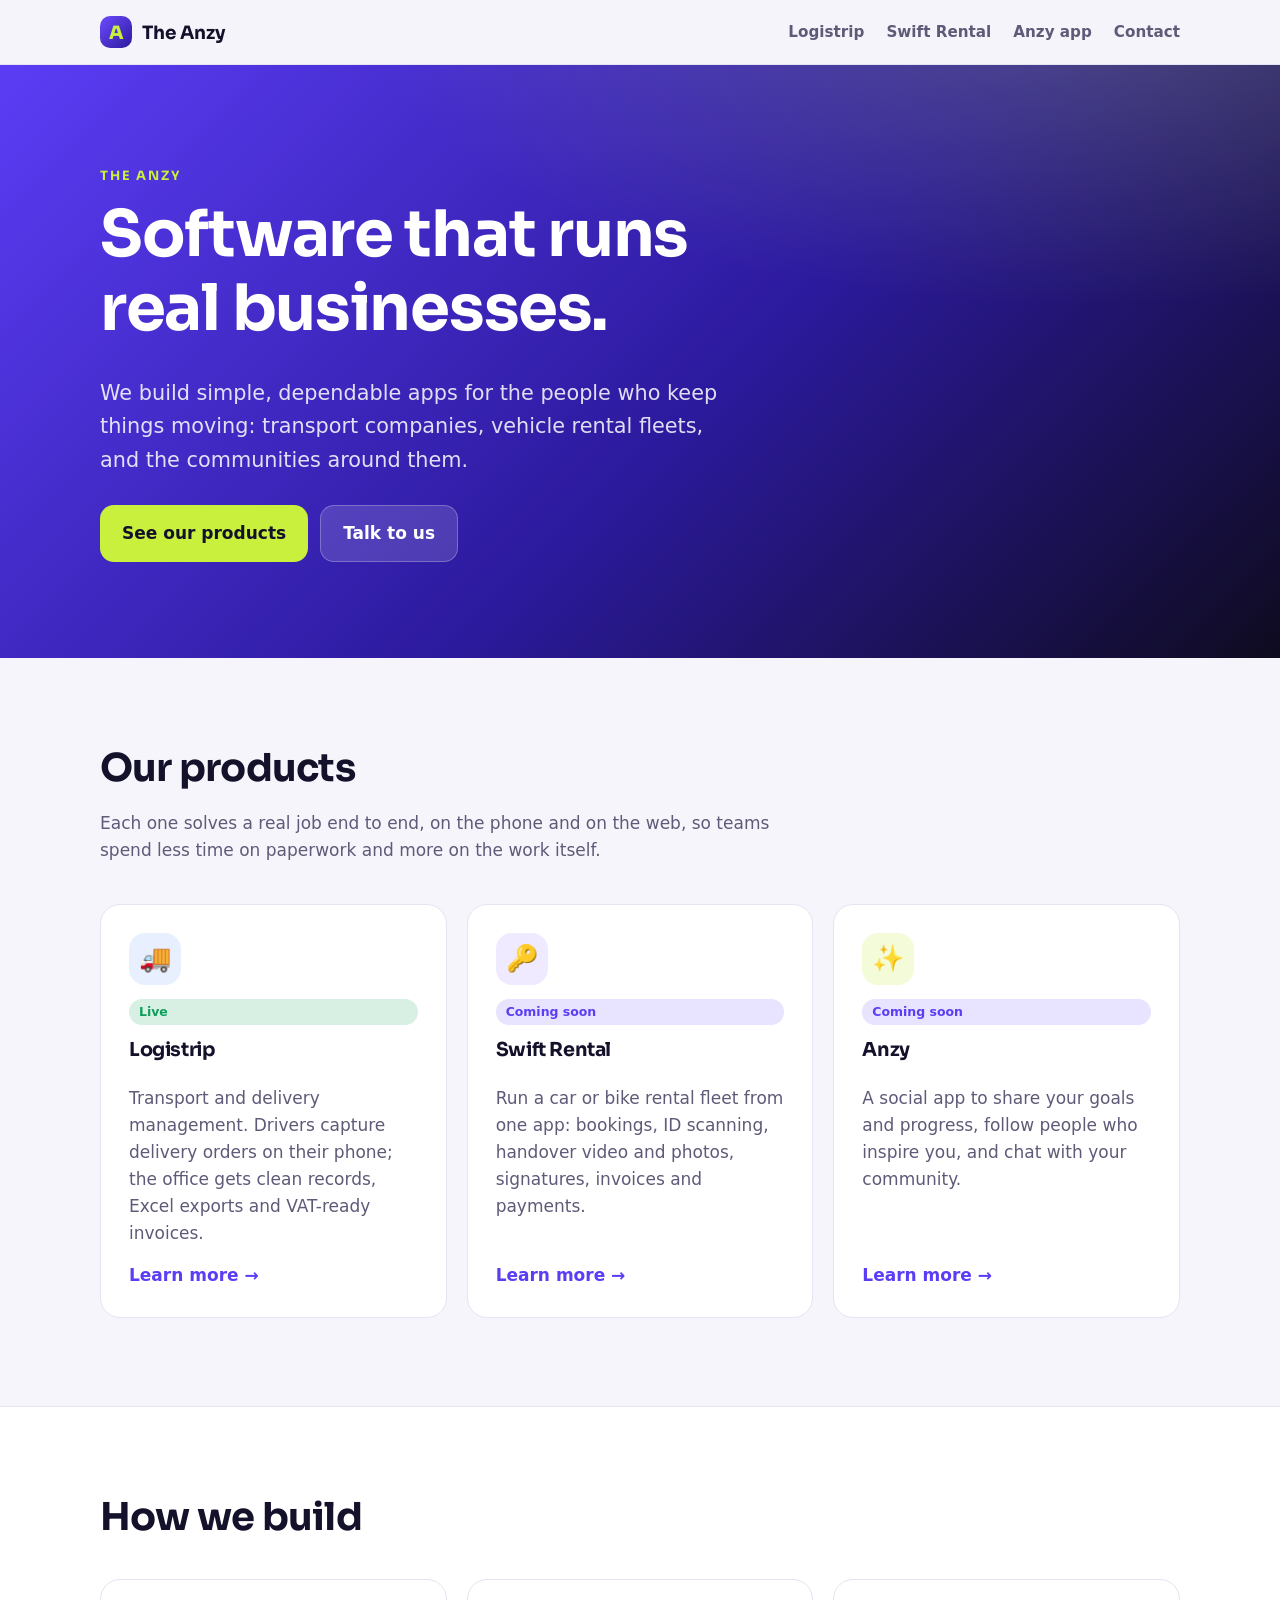
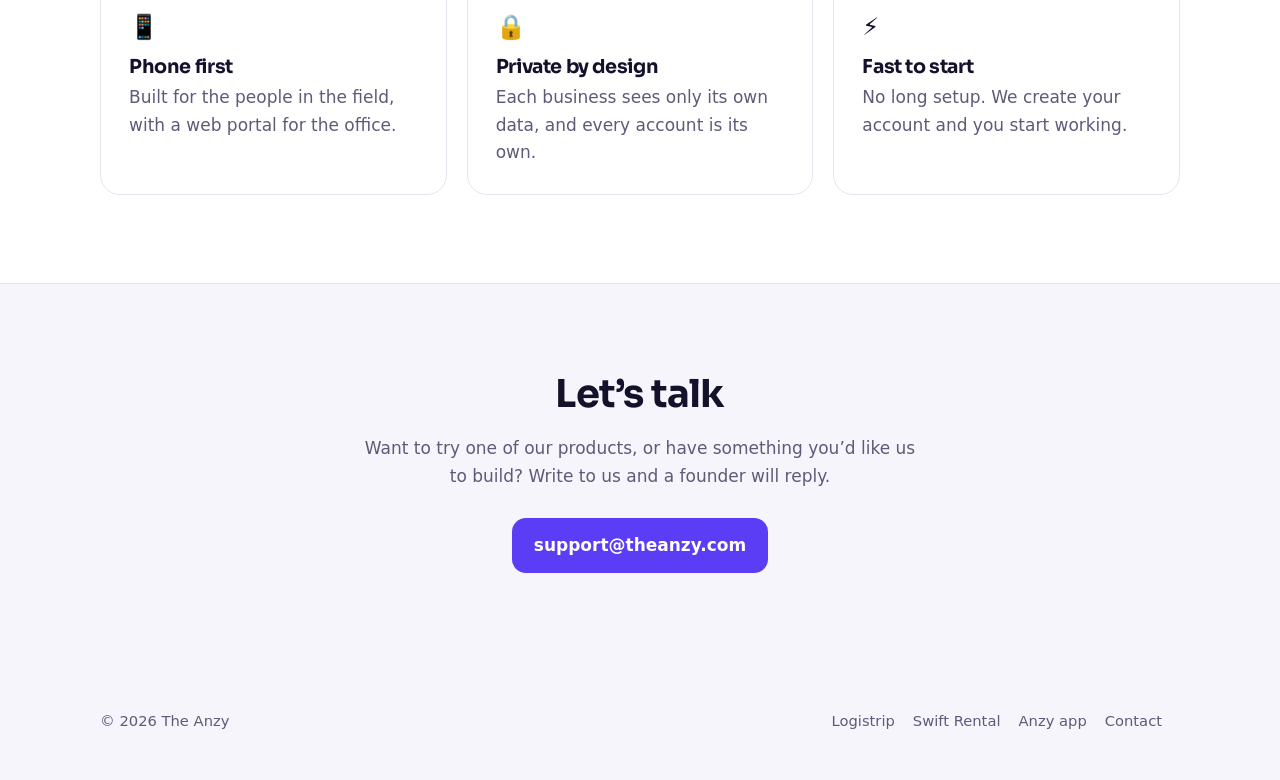
<file: index.html>
<!doctype html>
<html lang="en">
<head>
<meta charset="utf-8">
<meta name="viewport" content="width=device-width, initial-scale=1">
<title>The Anzy — software that runs real businesses</title>
<meta name="description" content="The Anzy builds simple, reliable apps for real businesses: Logistrip for transport companies, Swift Rental for vehicle rental fleets, and the Anzy app.">
<link rel="canonical" href="https://theanzy.com/">
<meta property="og:title" content="The Anzy">
<meta property="og:description" content="Simple, reliable apps for real businesses: Logistrip, Swift Rental and Anzy.">
<meta property="og:url" content="https://theanzy.com/">
<meta property="og:type" content="website">
<meta name="theme-color" content="#2c1a9e">
<link rel="icon" href="/assets/favicon.svg" type="image/svg+xml">
<link rel="preconnect" href="https://fonts.googleapis.com"><link rel="preconnect" href="https://fonts.gstatic.com" crossorigin>
<link href="https://fonts.googleapis.com/css2?family=Sora:wght@600;700;800&display=swap" rel="stylesheet">
<link rel="stylesheet" href="/assets/style.css?v=2">
</head>
<body>
<header class="top"><div class="wrap">
  <a class="brand" href="/"><span class="brand-mark">A</span>The Anzy</a>
  <input type="checkbox" id="nav-toggle" class="nav-toggle" aria-label="Toggle menu"><label for="nav-toggle" class="burger" aria-hidden="true">&#9776;</label>
  <nav class="nav">
    <a href="/logistrip">Logistrip</a>
    <a href="/swift-rental">Swift Rental</a>
    <a href="/app">Anzy app</a>
    <a class="hide-sm" href="#contact">Contact</a>
  </nav>
</div></header>

<main>
  <section class="hero"><div class="wrap">
    <span class="eyebrow">The Anzy</span>
    <h1>Software that runs<br>real businesses.</h1>
    <p class="lead">We build simple, dependable apps for the people who keep things moving: transport companies, vehicle rental fleets, and the communities around them.</p>
    <div class="actions">
      <a class="btn btn-lime" href="#products">See our products</a>
      <a class="btn btn-glass" href="#contact">Talk to us</a>
    </div>
  </div></section>

  <section class="block" id="products"><div class="wrap">
    <div class="section-head">
      <h2>Our products</h2>
      <p>Each one solves a real job end to end, on the phone and on the web, so teams spend less time on paperwork and more on the work itself.</p>
    </div>
    <div class="grid">
      <a class="card product" href="/logistrip">
        <div class="icon" style="background:#e8f0ff">🚚</div>
        <span class="tag live">Live</span>
        <h3>Logistrip</h3>
        <p>Transport and delivery management. Drivers capture delivery orders on their phone; the office gets clean records, Excel exports and VAT-ready invoices.</p>
        <span class="more">Learn more →</span>
      </a>
      <a class="card product" href="/swift-rental">
        <div class="icon" style="background:#efeaff">🔑</div>
        <span class="tag">Coming soon</span>
        <h3>Swift Rental</h3>
        <p>Run a car or bike rental fleet from one app: bookings, ID scanning, handover video and photos, signatures, invoices and payments.</p>
        <span class="more">Learn more →</span>
      </a>
      <a class="card product" href="/app">
        <div class="icon" style="background:#f3fbd9">✨</div>
        <span class="tag">Coming soon</span>
        <h3>Anzy</h3>
        <p>A social app to share your goals and progress, follow people who inspire you, and chat with your community.</p>
        <span class="more">Learn more →</span>
      </a>
    </div>
  </div></section>

  <section class="block band"><div class="wrap">
    <div class="section-head"><h2>How we build</h2></div>
    <div class="grid">
      <div class="card feature"><span class="em">📱</span><h3>Phone first</h3><p>Built for the people in the field, with a web portal for the office.</p></div>
      <div class="card feature"><span class="em">🔒</span><h3>Private by design</h3><p>Each business sees only its own data, and every account is its own.</p></div>
      <div class="card feature"><span class="em">⚡</span><h3>Fast to start</h3><p>No long setup. We create your account and you start working.</p></div>
    </div>
  </div></section>

  <section class="block cta" id="contact"><div class="wrap">
    <h2>Let’s talk</h2>
    <p>Want to try one of our products, or have something you’d like us to build? Write to us and a founder will reply.</p>
    <div class="actions"><a class="btn btn-violet" href="mailto:support@theanzy.com">support@theanzy.com</a></div>
  </div></section>
</main>

<footer><div class="wrap">
  <span>© <span id="y">2026</span> The Anzy</span>
  <span><a href="/logistrip">Logistrip</a><a href="/swift-rental">Swift Rental</a><a href="/app">Anzy app</a><a href="mailto:support@theanzy.com">Contact</a></span>
</div></footer>
<script>document.getElementById('y').textContent = new Date().getFullYear();</script>
</body>
</html>
</file>
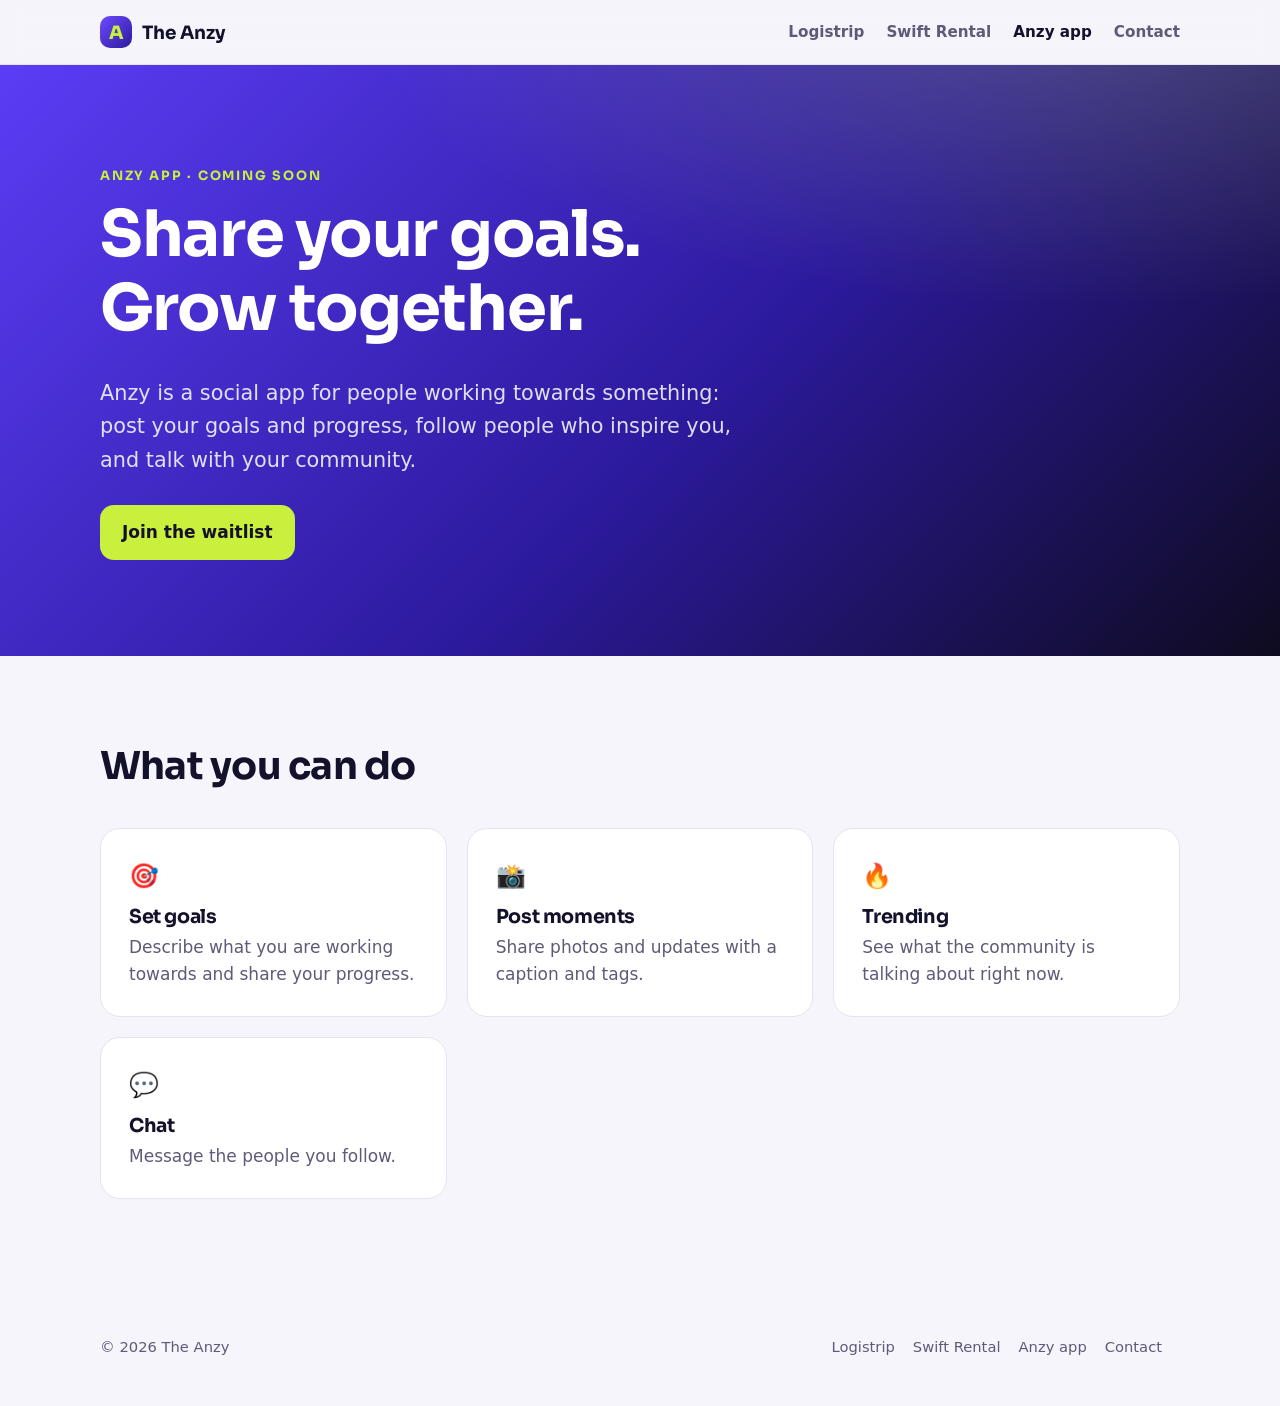
<file: app/index.html>
<!doctype html>
<html lang="en">
<head>
<meta charset="utf-8">
<meta name="viewport" content="width=device-width, initial-scale=1">
<title>Anzy — share your goals and progress | The Anzy</title>
<meta name="description" content="Anzy is a social app to share your goals and progress, follow people who inspire you, and chat with your community.">
<link rel="canonical" href="https://theanzy.com/app">
<meta property="og:title" content="Anzy — share your goals and progress | The Anzy">
<meta property="og:description" content="Anzy is a social app to share your goals and progress, follow people who inspire you, and chat with your community.">
<meta name="theme-color" content="#2c1a9e">
<link rel="icon" href="/assets/favicon.svg" type="image/svg+xml">
<link rel="preconnect" href="https://fonts.googleapis.com"><link rel="preconnect" href="https://fonts.gstatic.com" crossorigin>
<link href="https://fonts.googleapis.com/css2?family=Sora:wght@600;700;800&display=swap" rel="stylesheet">
<link rel="stylesheet" href="/assets/style.css?v=2">
</head>
<body>
<header class="top"><div class="wrap">
  <a class="brand" href="/"><span class="brand-mark">A</span>The Anzy</a>
  <input type="checkbox" id="nav-toggle" class="nav-toggle" aria-label="Toggle menu"><label for="nav-toggle" class="burger" aria-hidden="true">&#9776;</label>
  <nav class="nav">
    <a href="/logistrip">Logistrip</a>
    <a href="/swift-rental">Swift Rental</a>
    <a href="/app" aria-current="page">Anzy app</a>
    <a class="hide-sm" href="/#contact">Contact</a>
  </nav>
</div></header>
<main>
<section class="hero"><div class="wrap">
  <span class="eyebrow">Anzy app · coming soon</span>
  <h1>Share your goals.<br>Grow together.</h1>
  <p class="lead">Anzy is a social app for people working towards something: post your goals and progress, follow people who inspire you, and talk with your community.</p>
  <div class="actions"><a class="btn btn-lime" href="mailto:support@theanzy.com?subject=Anzy%20app">Join the waitlist</a></div>
</div></section>
<section class="block"><div class="wrap">
  <div class="section-head"><h2>What you can do</h2></div>
  <div class="grid"><div class="card feature"><span class="em">🎯</span><h3>Set goals</h3><p>Describe what you are working towards and share your progress.</p></div><div class="card feature"><span class="em">📸</span><h3>Post moments</h3><p>Share photos and updates with a caption and tags.</p></div><div class="card feature"><span class="em">🔥</span><h3>Trending</h3><p>See what the community is talking about right now.</p></div><div class="card feature"><span class="em">💬</span><h3>Chat</h3><p>Message the people you follow.</p></div></div>
</div></section>
</main>
<footer><div class="wrap">
  <span>© <span id="y">2026</span> The Anzy</span>
  <span><a href="/logistrip">Logistrip</a><a href="/swift-rental">Swift Rental</a><a href="/app">Anzy app</a><a href="mailto:support@theanzy.com">Contact</a></span>
</div></footer>
<script>document.getElementById('y').textContent = new Date().getFullYear();</script>
</body>
</html>
</file>
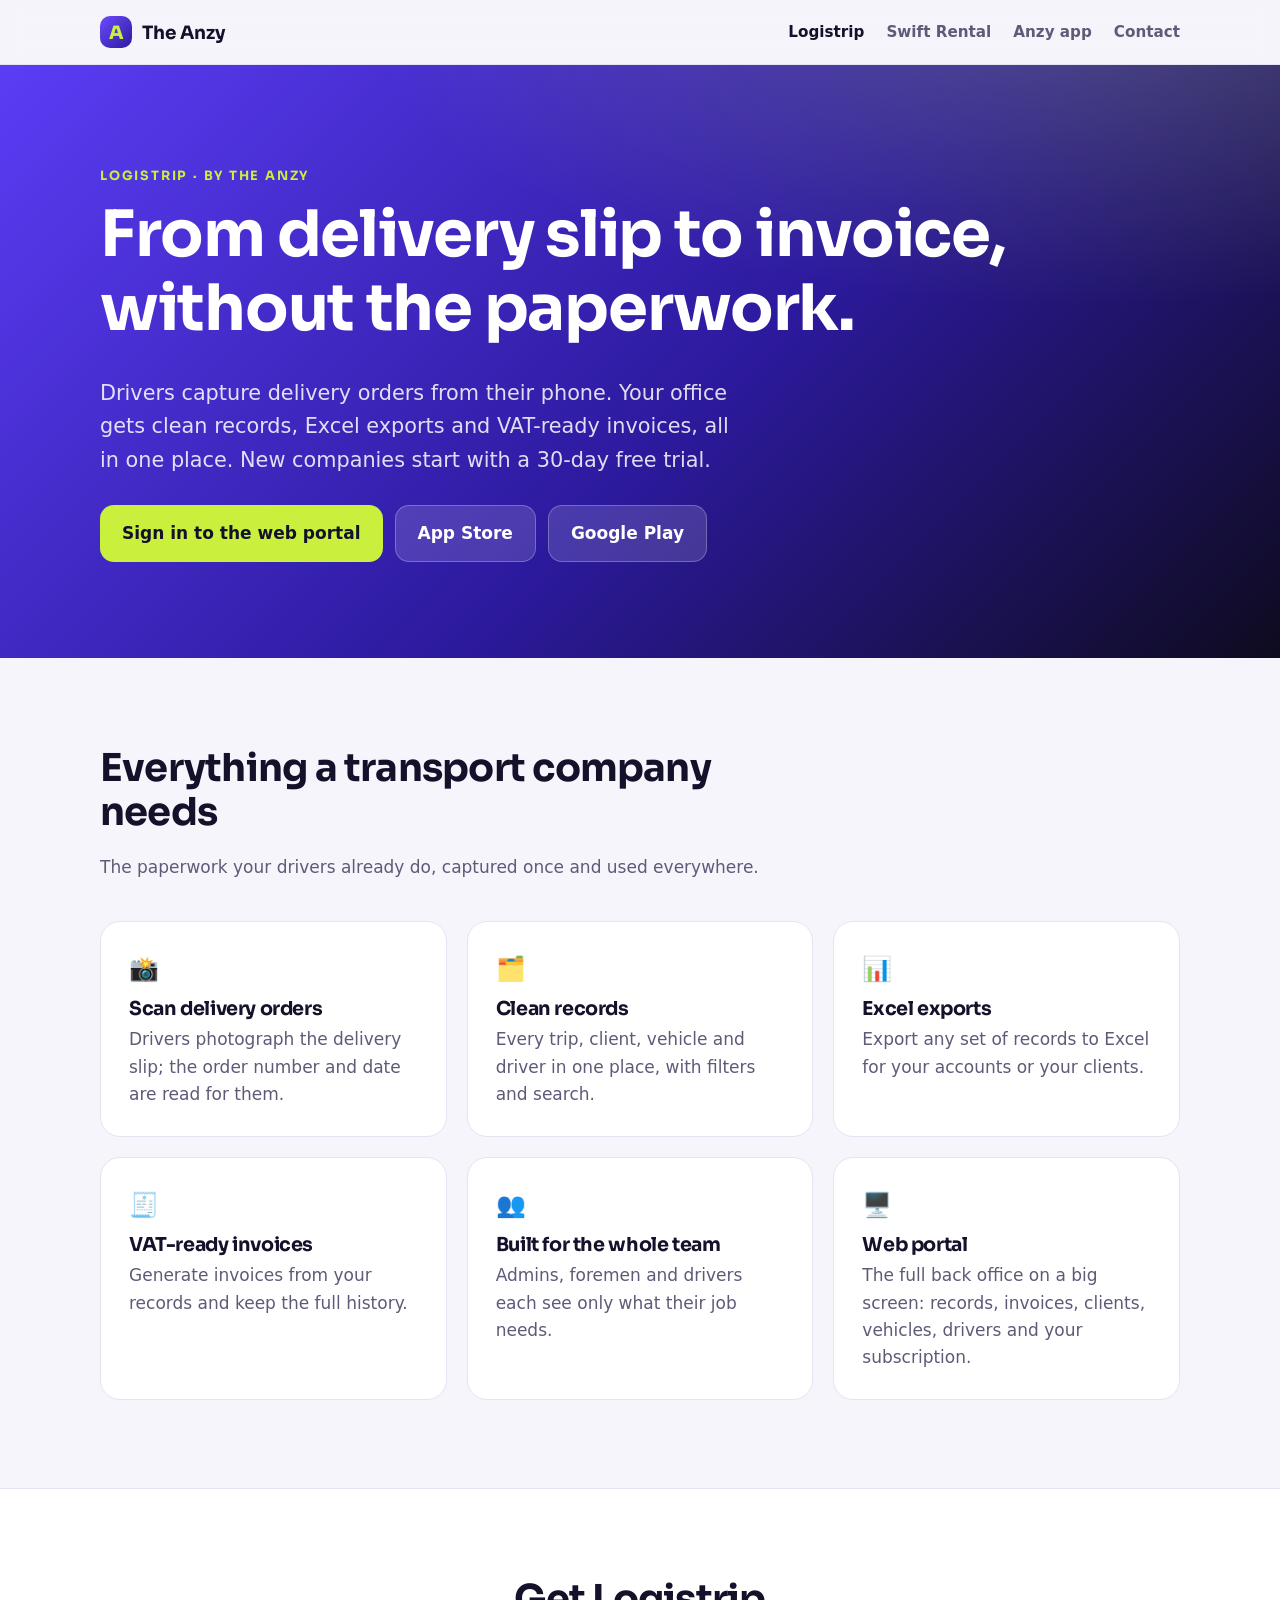
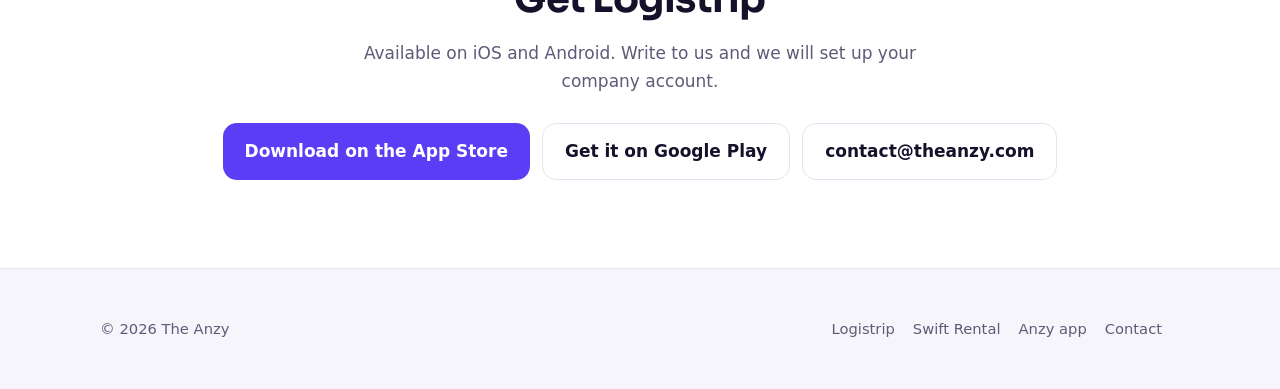
<file: logistrip/index.html>
<!doctype html>
<html lang="en">
<head>
<meta charset="utf-8">
<meta name="viewport" content="width=device-width, initial-scale=1">
<title>Logistrip — transport and delivery management | The Anzy</title>
<meta name="description" content="Logistrip lets drivers capture delivery orders from their phone and gives the office clean records, Excel exports and VAT-ready invoices.">
<link rel="canonical" href="https://theanzy.com/logistrip">
<meta property="og:title" content="Logistrip — transport and delivery management | The Anzy">
<meta property="og:description" content="Logistrip lets drivers capture delivery orders from their phone and gives the office clean records, Excel exports and VAT-ready invoices.">
<meta name="theme-color" content="#2c1a9e">
<link rel="icon" href="/assets/favicon.svg" type="image/svg+xml">
<link rel="preconnect" href="https://fonts.googleapis.com"><link rel="preconnect" href="https://fonts.gstatic.com" crossorigin>
<link href="https://fonts.googleapis.com/css2?family=Sora:wght@600;700;800&display=swap" rel="stylesheet">
<link rel="stylesheet" href="/assets/style.css?v=2">
</head>
<body>
<header class="top"><div class="wrap">
  <a class="brand" href="/"><span class="brand-mark">A</span>The Anzy</a>
  <input type="checkbox" id="nav-toggle" class="nav-toggle" aria-label="Toggle menu"><label for="nav-toggle" class="burger" aria-hidden="true">&#9776;</label>
  <nav class="nav">
    <a href="/logistrip" aria-current="page">Logistrip</a>
    <a href="/swift-rental">Swift Rental</a>
    <a href="/app">Anzy app</a>
    <a class="hide-sm" href="/#contact">Contact</a>
  </nav>
</div></header>
<main>
<section class="hero"><div class="wrap">
  <span class="eyebrow">Logistrip · by The Anzy</span>
  <h1>From delivery slip to invoice, without the paperwork.</h1>
  <p class="lead">Drivers capture delivery orders from their phone. Your office gets clean records, Excel exports and VAT-ready invoices, all in one place. New companies start with a 30-day free trial.</p>
  <div class="actions">
    <a class="btn btn-lime" href="https://logistrip.theanzy.com/login">Sign in to the web portal</a>
    <a class="btn btn-glass" href="https://apps.apple.com/us/app/logistrip/id6769054352">App Store</a>
    <a class="btn btn-glass" href="https://play.google.com/store/apps/details?id=com.anzy.logistrip">Google Play</a>
  </div>
</div></section>
<section class="block"><div class="wrap">
  <div class="section-head"><h2>Everything a transport company needs</h2><p>The paperwork your drivers already do, captured once and used everywhere.</p></div>
  <div class="grid"><div class="card feature"><span class="em">📸</span><h3>Scan delivery orders</h3><p>Drivers photograph the delivery slip; the order number and date are read for them.</p></div><div class="card feature"><span class="em">🗂️</span><h3>Clean records</h3><p>Every trip, client, vehicle and driver in one place, with filters and search.</p></div><div class="card feature"><span class="em">📊</span><h3>Excel exports</h3><p>Export any set of records to Excel for your accounts or your clients.</p></div><div class="card feature"><span class="em">🧾</span><h3>VAT-ready invoices</h3><p>Generate invoices from your records and keep the full history.</p></div><div class="card feature"><span class="em">👥</span><h3>Built for the whole team</h3><p>Admins, foremen and drivers each see only what their job needs.</p></div><div class="card feature"><span class="em">🖥️</span><h3>Web portal</h3><p>The full back office on a big screen: records, invoices, clients, vehicles, drivers and your subscription.</p></div></div>
</div></section>
<section class="block band cta"><div class="wrap">
  <h2>Get Logistrip</h2>
  <p>Available on iOS and Android. Write to us and we will set up your company account.</p>
  <div class="actions">
    <a class="btn btn-violet" href="https://apps.apple.com/us/app/logistrip/id6769054352">Download on the App Store</a>
    <a class="btn btn-line" href="https://play.google.com/store/apps/details?id=com.anzy.logistrip">Get it on Google Play</a>
    <a class="btn btn-line" href="mailto:contact@theanzy.com">contact@theanzy.com</a>
  </div>
</div></section>
</main>
<footer><div class="wrap">
  <span>© <span id="y">2026</span> The Anzy</span>
  <span><a href="/logistrip">Logistrip</a><a href="/swift-rental">Swift Rental</a><a href="/app">Anzy app</a><a href="mailto:support@theanzy.com">Contact</a></span>
</div></footer>
<script>document.getElementById('y').textContent = new Date().getFullYear();</script>
</body>
</html>
</file>
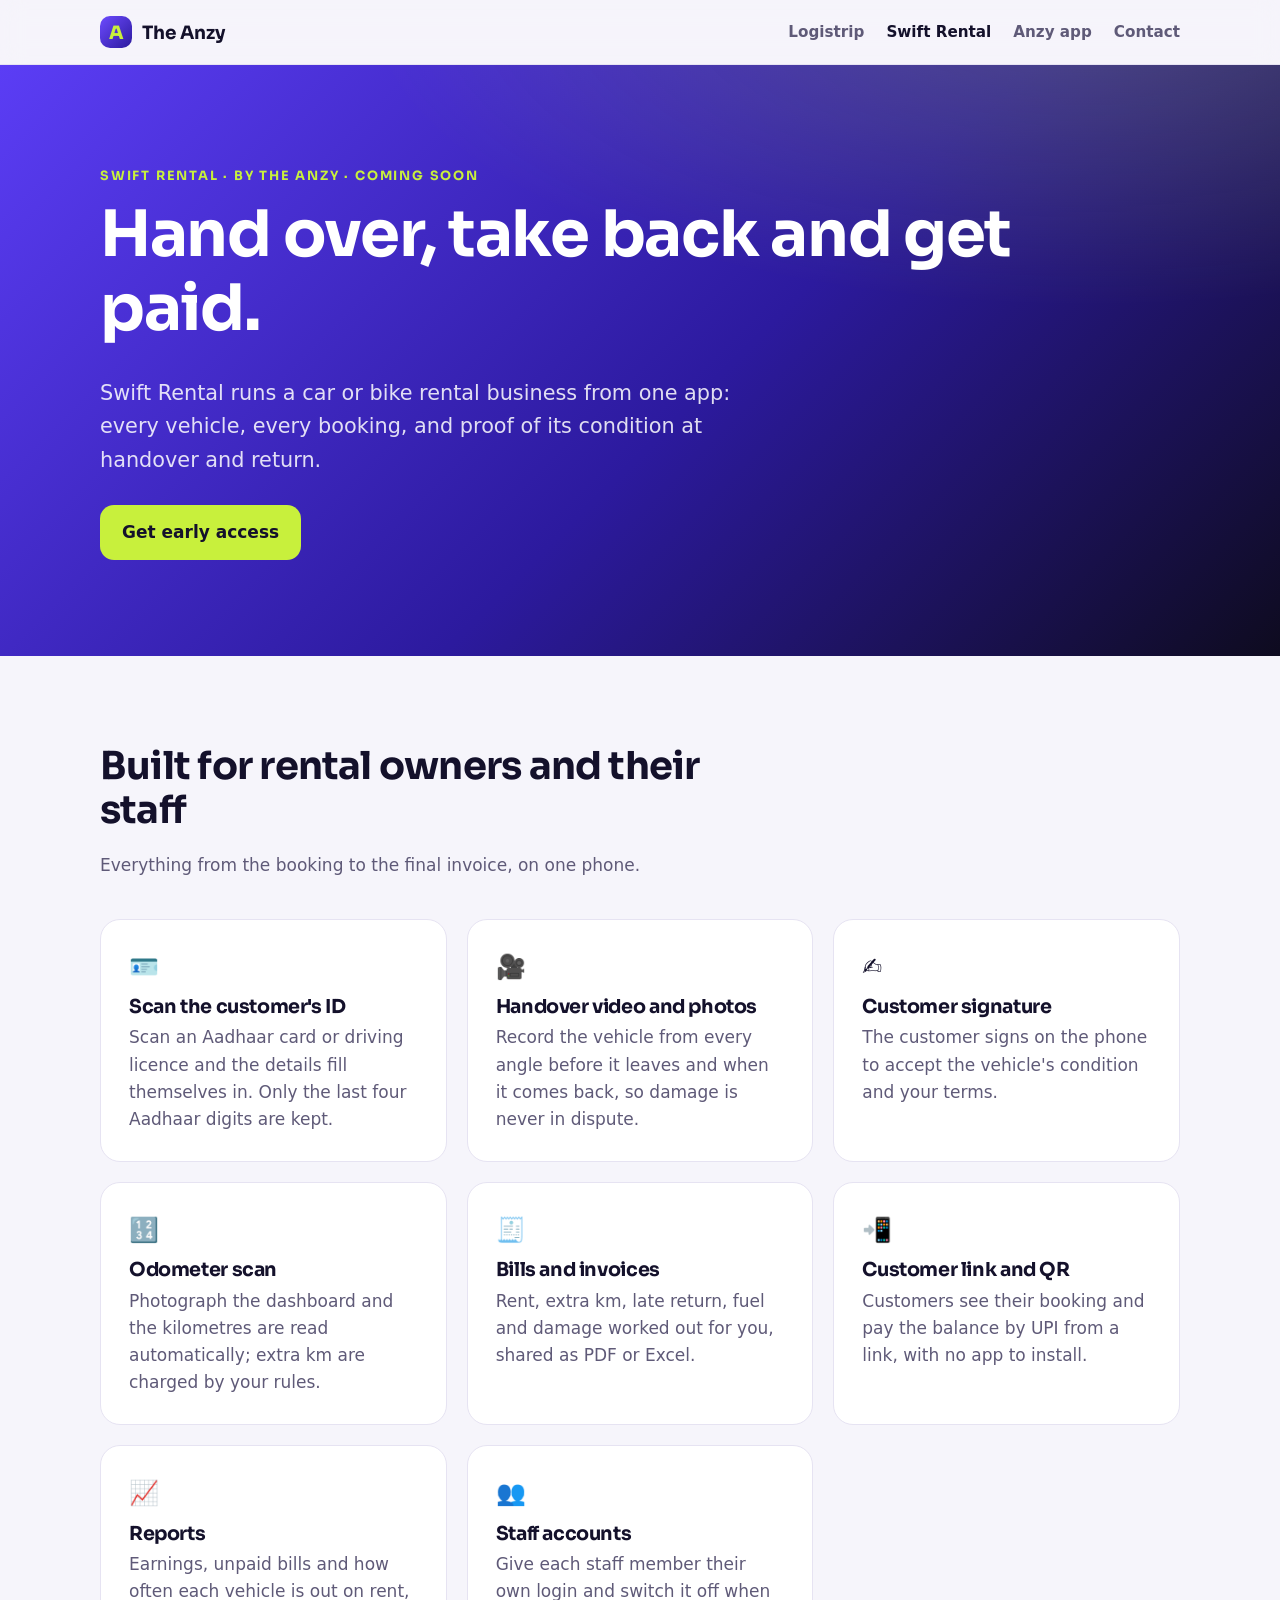
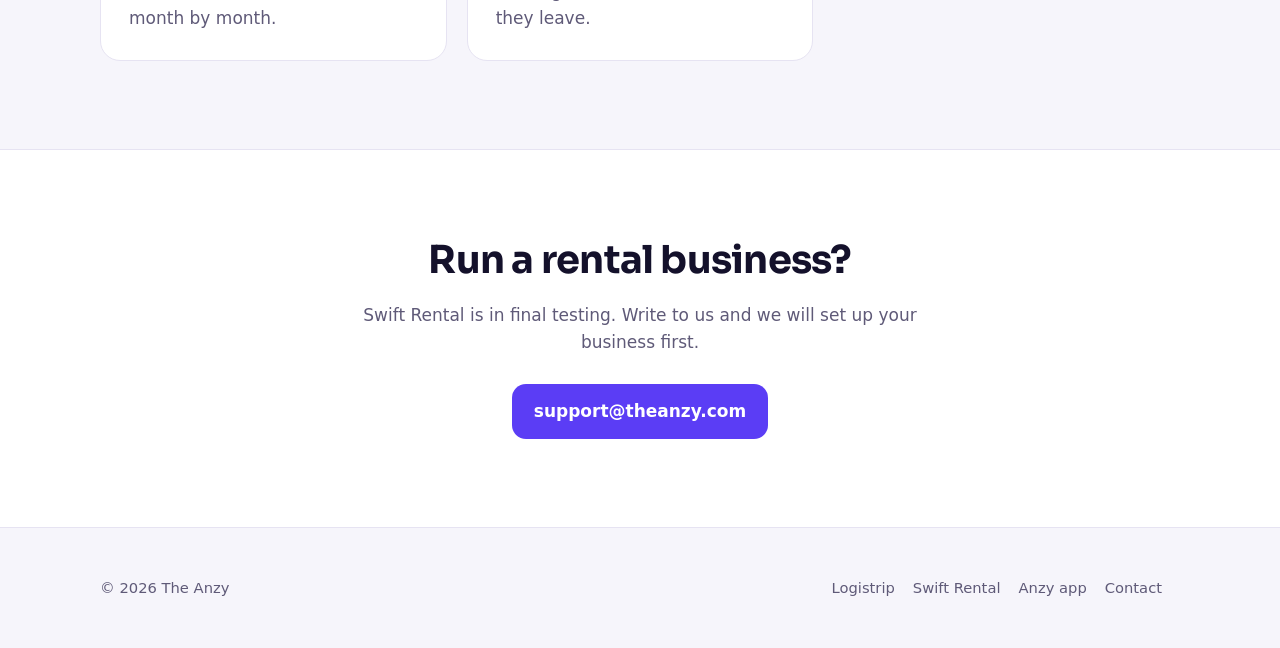
<file: swift-rental/index.html>
<!doctype html>
<html lang="en">
<head>
<meta charset="utf-8">
<meta name="viewport" content="width=device-width, initial-scale=1">
<title>Swift Rental — run your vehicle rental fleet | The Anzy</title>
<meta name="description" content="Swift Rental helps car and bike rental owners run their fleet: bookings, ID scanning, handover video and photos, customer signatures, invoices and payments.">
<link rel="canonical" href="https://theanzy.com/swift-rental">
<meta property="og:title" content="Swift Rental — run your vehicle rental fleet | The Anzy">
<meta property="og:description" content="Swift Rental helps car and bike rental owners run their fleet: bookings, ID scanning, handover video and photos, customer signatures, invoices and payments.">
<meta name="theme-color" content="#2c1a9e">
<link rel="icon" href="/assets/favicon.svg" type="image/svg+xml">
<link rel="preconnect" href="https://fonts.googleapis.com"><link rel="preconnect" href="https://fonts.gstatic.com" crossorigin>
<link href="https://fonts.googleapis.com/css2?family=Sora:wght@600;700;800&display=swap" rel="stylesheet">
<link rel="stylesheet" href="/assets/style.css?v=2">
</head>
<body>
<header class="top"><div class="wrap">
  <a class="brand" href="/"><span class="brand-mark">A</span>The Anzy</a>
  <input type="checkbox" id="nav-toggle" class="nav-toggle" aria-label="Toggle menu"><label for="nav-toggle" class="burger" aria-hidden="true">&#9776;</label>
  <nav class="nav">
    <a href="/logistrip">Logistrip</a>
    <a href="/swift-rental" aria-current="page">Swift Rental</a>
    <a href="/app">Anzy app</a>
    <a class="hide-sm" href="/#contact">Contact</a>
  </nav>
</div></header>
<main>
<section class="hero"><div class="wrap">
  <span class="eyebrow">Swift Rental · by The Anzy · coming soon</span>
  <h1>Hand over, take back and get paid.</h1>
  <p class="lead">Swift Rental runs a car or bike rental business from one app: every vehicle, every booking, and proof of its condition at handover and return.</p>
  <div class="actions"><a class="btn btn-lime" href="mailto:support@theanzy.com?subject=Swift%20Rental">Get early access</a></div>
</div></section>
<section class="block"><div class="wrap">
  <div class="section-head"><h2>Built for rental owners and their staff</h2><p>Everything from the booking to the final invoice, on one phone.</p></div>
  <div class="grid"><div class="card feature"><span class="em">🪪</span><h3>Scan the customer's ID</h3><p>Scan an Aadhaar card or driving licence and the details fill themselves in. Only the last four Aadhaar digits are kept.</p></div><div class="card feature"><span class="em">🎥</span><h3>Handover video and photos</h3><p>Record the vehicle from every angle before it leaves and when it comes back, so damage is never in dispute.</p></div><div class="card feature"><span class="em">✍️</span><h3>Customer signature</h3><p>The customer signs on the phone to accept the vehicle's condition and your terms.</p></div><div class="card feature"><span class="em">🔢</span><h3>Odometer scan</h3><p>Photograph the dashboard and the kilometres are read automatically; extra km are charged by your rules.</p></div><div class="card feature"><span class="em">🧾</span><h3>Bills and invoices</h3><p>Rent, extra km, late return, fuel and damage worked out for you, shared as PDF or Excel.</p></div><div class="card feature"><span class="em">📲</span><h3>Customer link and QR</h3><p>Customers see their booking and pay the balance by UPI from a link, with no app to install.</p></div><div class="card feature"><span class="em">📈</span><h3>Reports</h3><p>Earnings, unpaid bills and how often each vehicle is out on rent, month by month.</p></div><div class="card feature"><span class="em">👥</span><h3>Staff accounts</h3><p>Give each staff member their own login and switch it off when they leave.</p></div></div>
</div></section>
<section class="block band cta"><div class="wrap">
  <h2>Run a rental business?</h2>
  <p>Swift Rental is in final testing. Write to us and we will set up your business first.</p>
  <div class="actions"><a class="btn btn-violet" href="mailto:support@theanzy.com?subject=Swift%20Rental">support@theanzy.com</a></div>
</div></section>
</main>
<footer><div class="wrap">
  <span>© <span id="y">2026</span> The Anzy</span>
  <span><a href="/logistrip">Logistrip</a><a href="/swift-rental">Swift Rental</a><a href="/app">Anzy app</a><a href="mailto:support@theanzy.com">Contact</a></span>
</div></footer>
<script>document.getElementById('y').textContent = new Date().getFullYear();</script>
</body>
</html>
</file>
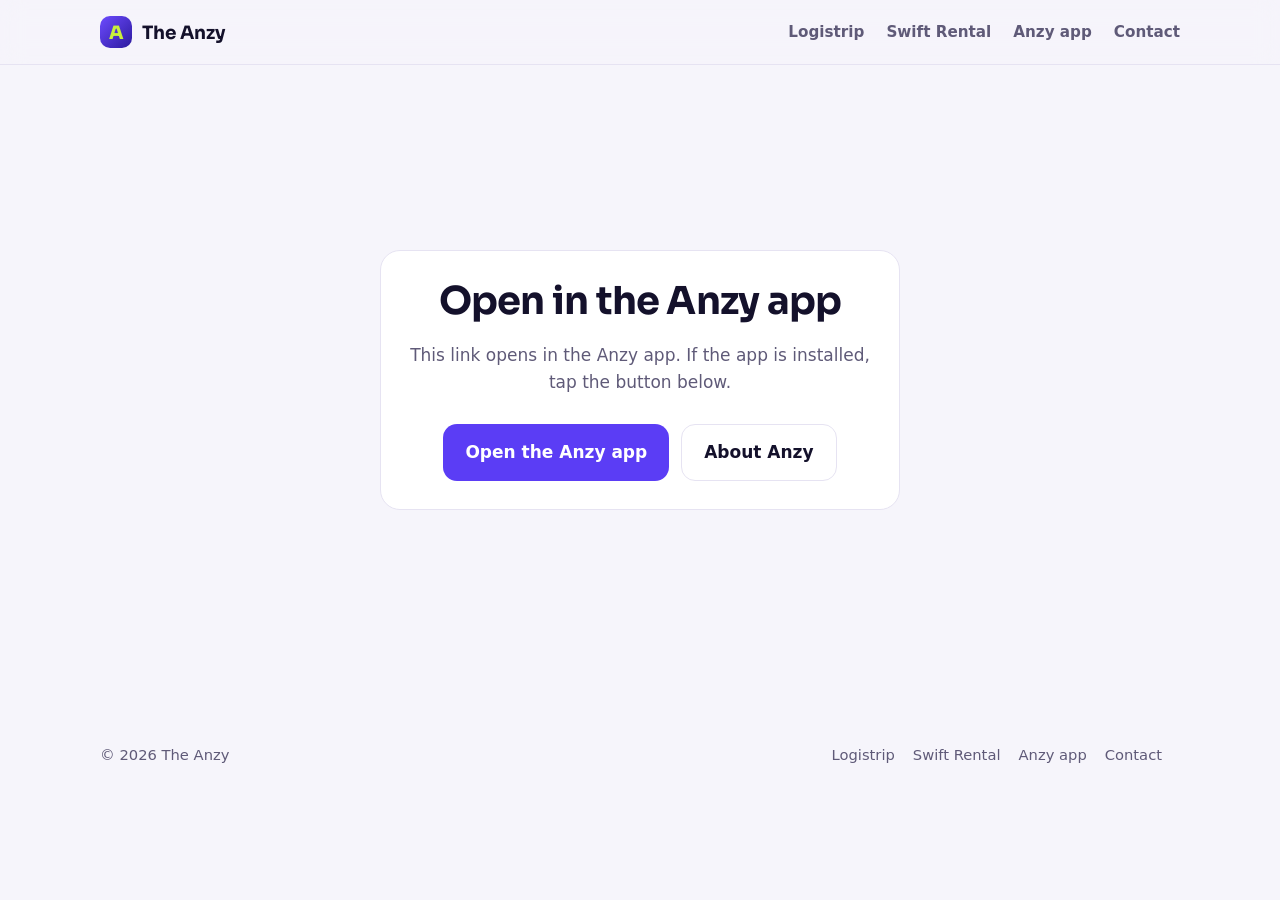
<file: open.html>
<!doctype html>
<html lang="en">
<head>
<meta charset="utf-8">
<meta name="viewport" content="width=device-width, initial-scale=1">
<title>Open in the Anzy app</title>
<meta name="description" content="Open this link in the Anzy app.">
<meta property="og:title" content="Open in the Anzy app">
<meta property="og:description" content="Open this link in the Anzy app.">
<meta name="theme-color" content="#2c1a9e">
<meta name="robots" content="noindex">
<link rel="icon" href="/assets/favicon.svg" type="image/svg+xml">
<link rel="preconnect" href="https://fonts.googleapis.com"><link rel="preconnect" href="https://fonts.gstatic.com" crossorigin>
<link href="https://fonts.googleapis.com/css2?family=Sora:wght@600;700;800&display=swap" rel="stylesheet">
<link rel="stylesheet" href="/assets/style.css?v=2">
</head>
<body>
<header class="top"><div class="wrap">
  <a class="brand" href="/"><span class="brand-mark">A</span>The Anzy</a>
  <input type="checkbox" id="nav-toggle" class="nav-toggle" aria-label="Toggle menu"><label for="nav-toggle" class="burger" aria-hidden="true">&#9776;</label>
  <nav class="nav">
    <a href="/logistrip">Logistrip</a>
    <a href="/swift-rental">Swift Rental</a>
    <a href="/app">Anzy app</a>
    <a class="hide-sm" href="/#contact">Contact</a>
  </nav>
</div></header>
<main>
<section class="center"><div class="card">
  <h2>Open in the Anzy app</h2>
  <p>This link opens in the Anzy app. If the app is installed, tap the button below.</p>
  <div class="actions" style="justify-content:center">
    <a class="btn btn-violet" id="open" href="anzy://">Open the Anzy app</a>
    <a class="btn btn-line" href="/app">About Anzy</a>
  </div>
</div></section>
<script>
  // Hand the same path to the app's own link scheme. One tap, no automatic redirects or reload loops.
  document.getElementById('open').href = 'anzy:/' + location.pathname + location.search;
</script>
</main>
<footer><div class="wrap">
  <span>© <span id="y">2026</span> The Anzy</span>
  <span><a href="/logistrip">Logistrip</a><a href="/swift-rental">Swift Rental</a><a href="/app">Anzy app</a><a href="mailto:support@theanzy.com">Contact</a></span>
</div></footer>
<script>document.getElementById('y').textContent = new Date().getFullYear();</script>
</body>
</html>
</file>
<file: assets/style.css>
/* The Anzy — one stylesheet for every page. Light and dark follow the visitor's device. */
:root {
  --ink: #0e0b1f; --text: #14112b; --muted: #5f5a78; --bg: #f6f5fb; --card: #ffffff; --line: #e6e3f2;
  --violet: #5b3df5; --violet-deep: #2c1a9e; --lime: #c8f03c; --on-lime: #14112b;
  --radius: 20px; --max: 1120px;
  --font-head: "Sora", ui-sans-serif, system-ui, -apple-system, "Segoe UI", sans-serif;
  --font-body: ui-sans-serif, system-ui, -apple-system, "Segoe UI", Roboto, sans-serif;
}
@media (prefers-color-scheme: dark) {
  :root { --text: #f3f1ff; --muted: #a6a1c2; --bg: #0c0a1a; --card: #161229; --line: #2a2545; --violet: #8f7bff; }
}
* { box-sizing: border-box; }
html { scroll-behavior: smooth; }
body { margin: 0; font: 17px/1.6 var(--font-body); color: var(--text); background: var(--bg); -webkit-font-smoothing: antialiased; }
img, svg { display: block; max-width: 100%; }
a { color: var(--violet); }
h1, h2, h3 { font-family: var(--font-head); line-height: 1.15; letter-spacing: -0.02em; margin: 0 0 .5em; }
h1 { font-size: clamp(2.2rem, 5.5vw, 4rem); }
h2 { font-size: clamp(1.6rem, 3.5vw, 2.4rem); }
h3 { font-size: 1.2rem; }
p { margin: 0 0 1em; }
.wrap { max-width: var(--max); margin: 0 auto; padding: 0 20px; }

/* header */
.top { position: sticky; top: 0; z-index: 10; backdrop-filter: blur(12px); background: color-mix(in srgb, var(--bg) 82%, transparent); border-bottom: 1px solid var(--line); }
.top .wrap { display: flex; align-items: center; justify-content: space-between; height: 64px; gap: 16px; }
.brand { display: flex; align-items: center; gap: 10px; font: 700 1.15rem var(--font-head); color: var(--text); text-decoration: none; }
.brand-mark { width: 32px; height: 32px; border-radius: 10px; background: linear-gradient(135deg, #6d4bff, #2c1a9e); display: grid; place-items: center; color: var(--lime); font-weight: 800; }
.nav { display: flex; gap: 22px; }
.nav a { white-space: nowrap; color: var(--muted); text-decoration: none; font-weight: 600; font-size: .95rem; }
.nav a:hover, .nav a[aria-current="page"] { color: var(--text); }
.burger, .nav-toggle { display: none; }
@media (max-width: 640px) {
  .nav-toggle { display: block; position: absolute; opacity: 0; width: 0; height: 0; }
  .burger { display: grid; place-items: center; width: 40px; height: 40px; border: 1px solid var(--line); border-radius: 10px; cursor: pointer; color: var(--text); font-size: 1.3rem; }
  .nav-toggle:focus-visible + .burger { outline: 2px solid var(--lime); }
  .nav { display: none; position: absolute; top: 100%; left: 0; right: 0; flex-direction: column; gap: 0; padding: 6px 20px 10px; background: var(--bg); border-bottom: 1px solid var(--line); }
  .nav a { padding: 14px 0; font-size: 1rem; }
  .nav-toggle:checked ~ .nav { display: flex; }
  .brand { white-space: nowrap; }
}

/* hero */
.hero { position: relative; overflow: hidden; color: #fff; background: radial-gradient(1200px 500px at 85% -10%, rgba(200,240,60,.22), transparent 60%), linear-gradient(135deg, #5b3df5 0%, #2c1a9e 55%, #0e0b1f 100%); }
.hero .wrap { padding-top: 96px; padding-bottom: 96px; }
.hero p.lead { font-size: clamp(1.05rem, 2vw, 1.3rem); color: rgba(255,255,255,.85); max-width: 640px; }
.eyebrow { display: inline-block; font: 700 .8rem var(--font-head); letter-spacing: .14em; text-transform: uppercase; color: var(--lime); margin-bottom: 14px; }
.actions { display: flex; flex-wrap: wrap; gap: 12px; margin-top: 28px; }
.btn { display: inline-flex; align-items: center; gap: 8px; padding: 14px 22px; border-radius: 14px; font-weight: 700; text-decoration: none; transition: transform .15s ease; }
.btn:hover { transform: translateY(-2px); }
.btn-lime { background: var(--lime); color: var(--on-lime); }
.btn-glass { background: rgba(255,255,255,.14); color: #fff; border: 1px solid rgba(255,255,255,.25); }
.btn-violet { background: var(--violet); color: #fff; }
.btn-line { border: 1px solid var(--line); color: var(--text); background: var(--card); }

/* sections */
section.block { padding: 88px 0; }
.section-head { max-width: 680px; margin-bottom: 40px; }
.section-head p { color: var(--muted); }
.grid { display: grid; gap: 20px; grid-template-columns: repeat(auto-fit, minmax(260px, 1fr)); }
.card { background: var(--card); border: 1px solid var(--line); border-radius: var(--radius); padding: 28px; }
.card p { color: var(--muted); margin: 0; }
.product { display: flex; flex-direction: column; gap: 14px; text-decoration: none; color: inherit; transition: transform .2s ease, border-color .2s ease; }
.product:hover { transform: translateY(-4px); border-color: var(--violet); }
.product .icon { width: 52px; height: 52px; border-radius: 16px; display: grid; place-items: center; font-size: 26px; }
.product .more { margin-top: auto; font-weight: 700; color: var(--violet); }
.tag { display: inline-block; font-size: .78rem; font-weight: 700; padding: 3px 10px; border-radius: 999px; background: color-mix(in srgb, var(--violet) 14%, transparent); color: var(--violet); }
.tag.live { background: color-mix(in srgb, #0e9f5b 16%, transparent); color: #0e9f5b; }
.feature h3 { margin-bottom: 6px; }
.feature .em { font-size: 24px; margin-bottom: 10px; display: block; }
.band { background: var(--card); border-top: 1px solid var(--line); border-bottom: 1px solid var(--line); }
.cta { text-align: center; }
.cta p { color: var(--muted); max-width: 560px; margin: 0 auto 1em; }
.cta .actions { justify-content: center; }

/* footer */
footer { padding: 48px 0; color: var(--muted); font-size: .92rem; }
footer .wrap { display: flex; flex-wrap: wrap; gap: 24px; justify-content: space-between; }
footer a { color: var(--muted); text-decoration: none; margin-right: 18px; }
footer a:hover { color: var(--text); }

/* small pages (open-in-app, 404) */
.center { min-height: 70vh; display: grid; place-items: center; text-align: center; padding: 48px 20px; }
.center .card { max-width: 520px; }
</file>
